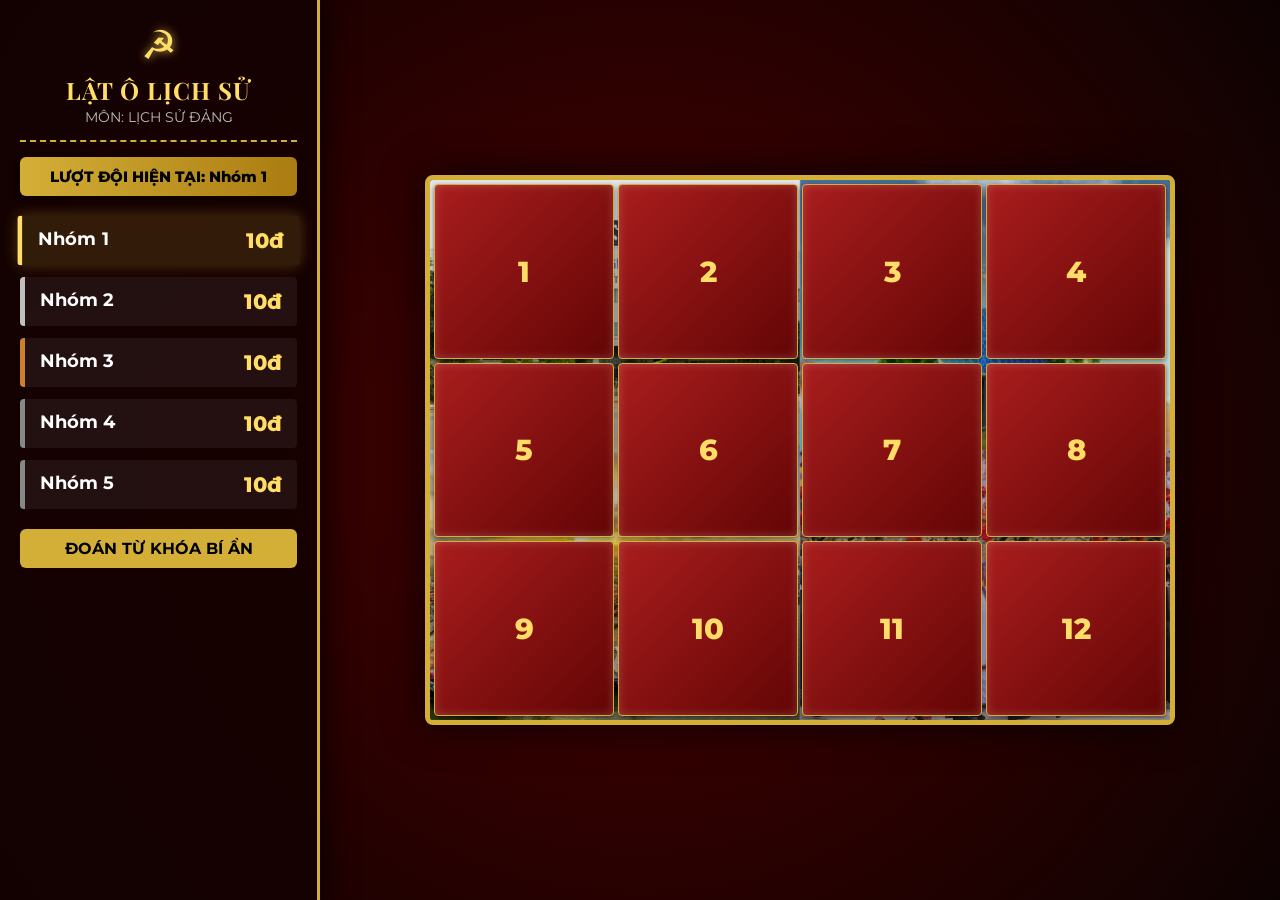
<file: index.html>
<!DOCTYPE html>
<html lang="vi">
<head>
    <meta charset="UTF-8">
    <meta name="viewport" content="width=device-width, initial-scale=1.0">
    <title>Trò Chơi: Lật Ô Lịch Sử - Đảng Cộng Sản Việt Nam</title>
    <link rel="stylesheet" href="style.css">
    <link href="https://fonts.googleapis.com/css2?family=Montserrat:wght@400;600;700;800&family=Playfair+Display:wght@700&display=swap" rel="stylesheet">
</head>
<body>

    <div class="game-container">
        <div class="sidebar">
            <div class="logo-area">
                <div class="flag-icon">☭</div>
                <h2>LẬT Ô LỊCH SỬ</h2>
                <p class="subtitle">Môn: Lịch sử Đảng</p>
            </div>

            <div class="turn-indicator">
                LƯỢT ĐỘI HIỆN TẠI: <span id="current-team-display">Nhóm 1</span>
            </div>

            <div class="scoreboard" id="scoreboard">
                </div>

            <div class="secret-image-btn-area">
                <button class="btn btn-primary btn-block" onclick="openSecretGuessModal()">
                    ĐOÁN TỪ KHÓA BÍ ẨN
                </button>
            </div>
        </div>

        <div class="main-content">
            <div class="board-wrapper">
                <div class="secret-image-underlay">
                    <!--Link bức ảnh bí mật-->
                    <img src="tranhbian.png" id="secret-img" alt="Bức ảnh bí mật">
                </div>
                <div class="grid-board" id="grid-board">
                </div>
            </div>
        </div>
    </div>

    <div class="modal" id="power-modal">
        <div class="modal-content text-center animate-pop">
            <h1 id="power-title" class="text-gold">QUYỀN ĐẶC BIỆT</h1>
            <div id="power-icon" style="font-size: 5rem; margin: 20px 0;">🎁</div>
            <p id="power-desc" class="power-description"></p>
            
            <div id="bet-input-area" class="hidden">
                <label for="bet-amount" style="display:block; margin-bottom:10px; font-weight:bold;">Chọn số điểm muốn đặt cược (bội của 10):</label>
                <select id="bet-amount" class="form-control">
                </select>
            </div>

            <div id="steal-input-area" class="hidden">
                <label for="steal-target-team" style="display:block; margin-bottom:10px; font-weight:bold;">Chọn đội để cướp điểm (Phải có >=10đ):</label>
                <select id="steal-target-team" class="form-control">
                    </select>
            </div>

            <button class="btn btn-gold btn-large" style="margin-top: 30px;" onclick="closePowerAndOpenQuestion()">BẮT ĐẦU CÂU HỎI</button>
        </div>
    </div>

    <div class="modal" id="question-modal">
        <div class="modal-content animate-pop">
            <div class="question-header">
                <span class="question-badge" id="question-badge-type">CÂU HỎI THƯỜNG</span>
                <div class="timer-box" id="main-timer">15</div>
            </div>
            
            <div class="question-body">
                <h2 id="question-text">Nội dung câu hỏi lịch sử đang được tải...</h2>
                <div id="question-image-wrap" class="question-image-wrap hidden"></div>
            </div>

            <div class="options-grid" id="options-grid">
                </div>

            <div id="action-after-answer" class="text-center hidden" style="margin-top: 20px;">
                <h2 id="result-status-text" style="font-weight: bold; font-size: 1.8rem;"></h2>
                <button class="btn btn-success" id="btn-next-turn" onclick="finishQuestionTurn()">HOÀN THÀNH LƯỢT CHƠI</button>
            </div>
        </div>
    </div>

    <div class="modal" id="rebound-modal">
        <div class="modal-content animate-pop">
            <div class="question-header">
                <span class="question-badge badge-danger">CƯỚP QUYỀN TRẢ LỜI</span>
                <div class="timer-box bg-danger" id="rebound-timer">10</div>
            </div>
            
            <div class="text-center" style="margin-bottom: 15px;">
                <p style="font-size: 1.1rem; color: #ccc;">Câu hỏi hiện tại: <strong id="rebound-q-text" style="color:#fff;"></strong></p>
                <div id="rebound-image-wrap" class="question-image-wrap hidden"></div>
                <p style="color: #ffdd67; font-weight: bold;">Chọn đội giơ tay nhanh nhất để trao quyền trả lời:</p>
            </div>

            <div class="team-rebound-grid" id="rebound-teams-pool">
                </div>

            <div class="options-grid hidden" id="rebound-options-grid" style="margin-top: 25px; border-top: 1px solid #444; padding-top: 20px;">
                </div>
            
            <div class="text-center hidden" id="rebound-result-area" style="margin-top: 20px;">
                <h3 id="rebound-status-text"></h3>
                <button class="btn btn-success" onclick="finishQuestionTurn()">ĐÓNG VÀ HOÀN THÀNH LƯỢT</button>
            </div>
        </div>
    </div>

    <div class="modal" id="secret-guess-modal">
        <div class="modal-content animate-pop text-center" style="max-width: 500px;">
            <h2 class="text-gold">ĐOÁN TỪ KHÓA BÍ ẨN</h2>
            <p style="margin: 15px 0; color: #ddd;">Chọn nhóm đưa ra câu trả lời đoán từ khóa chính:</p>
            
            <select id="guess-team-select" class="form-control" style="margin-bottom: 20px;">
                <option value="1">Nhóm 1</option>
                <option value="2">Nhóm 2</option>
                <option value="3">Nhóm 3</option>
                <option value="4">Nhóm 4</option>
                <option value="5">Nhóm 5</option>
            </select>

            <div style="margin-bottom: 25px; text-align: left;">
                <label style="font-weight: bold; color: #ffdd67;">Kết quả đoán của nhóm:</label>
                <div style="margin-top: 10px;">
                    <button class="btn btn-success" style="width: 48%; float: left;" onclick="submitSecretGuess(true)">ĐÚNG (+30đ)</button>
                    <button class="btn btn-danger" style="width: 48%; float: right;" onclick="submitSecretGuess(false)">SAI (0đ)</button>
                    <div style="clear:both;"></div>
                </div>
            </div>

            <button class="btn btn-secondary btn-block" onclick="closeModal('secret-guess-modal')">HỦY BỎ</button>
        </div>
    </div>

    <div id="podium-modal" class="modal">
        <div class="modal-content text-center animate-pop" style="max-width: 600px; background: linear-gradient(135deg, #1f1c2c, #928dab);">
            <h1 class="text-gold" style="font-size: 3rem; margin-bottom: 5px;">🏆 BẢNG XẾP HẠNG 🏆</h1>
            <p style="color: #fff; margin-bottom: 25px;">Chúc mừng các nhóm đã hoàn thành xuất sắc chặng đường lịch sử!</p>
            
            <div id="podium-list" style="margin-bottom: 30px;">
                </div>

            <button class="btn btn-gold btn-large" onclick="location.reload()">CHƠI LẠI TRÒ CHƠI</button>
        </div>
    </div>

    <script src="script.js"></script>
</body>
</html>
</file>
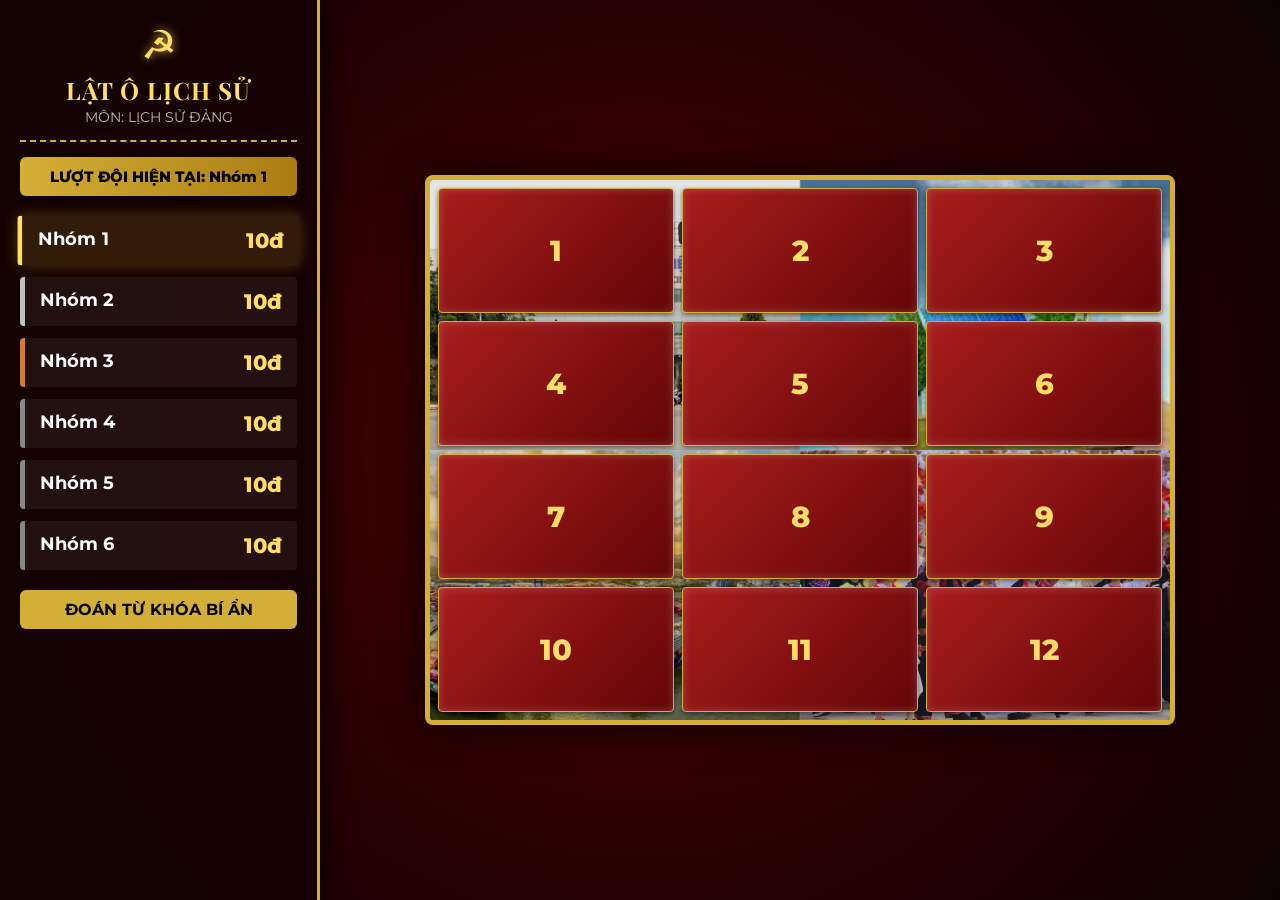
<file: Lich_Su_Dang-master/index.html>
<!DOCTYPE html>
<html lang="vi">
<head>
    <meta charset="UTF-8">
    <meta name="viewport" content="width=device-width, initial-scale=1.0">
    <title>Trò Chơi: Lật Ô Lịch Sử - Đảng Cộng Sản Việt Nam</title>
    <link rel="stylesheet" href="style.css">
    <link href="https://fonts.googleapis.com/css2?family=Montserrat:wght@400;600;700;800&family=Playfair+Display:wght@700&display=swap" rel="stylesheet">
</head>
<body>

    <div class="game-container">
        <div class="sidebar">
            <div class="logo-area">
                <div class="flag-icon">☭</div>
                <h2>LẬT Ô LỊCH SỬ</h2>
                <p class="subtitle">Môn: Lịch sử Đảng</p>
            </div>

            <div class="turn-indicator">
                LƯỢT ĐỘI HIỆN TẠI: <span id="current-team-display">Nhóm 1</span>
            </div>

            <div class="scoreboard" id="scoreboard">
                </div>

            <div class="secret-image-btn-area">
                <button class="btn btn-primary btn-block" onclick="openSecretGuessModal()">
                    ĐOÁN TỪ KHÓA BÍ ẨN
                </button>
            </div>
        </div>

        <div class="main-content">
            <div class="board-wrapper">
                <div class="secret-image-underlay">
                    <!--Link bức ảnh bí mật-->
                    <img src="tranhbian.png" id="secret-img" alt="Bức ảnh bí mật">
                </div>
                <div class="grid-board" id="grid-board">
                </div>
            </div>
        </div>
    </div>

    <div class="modal" id="power-modal">
        <div class="modal-content text-center animate-pop">
            <h1 id="power-title" class="text-gold">QUYỀN ĐẶC BIỆT</h1>
            <div id="power-icon" style="font-size: 5rem; margin: 20px 0;">🎁</div>
            <p id="power-desc" class="power-description"></p>
            
            <div id="bet-input-area" class="hidden">
                <label for="bet-amount" style="display:block; margin-bottom:10px; font-weight:bold;">Chọn số điểm muốn đặt cược (bội của 10):</label>
                <select id="bet-amount" class="form-control">
                </select>
            </div>

            <div id="steal-input-area" class="hidden">
                <label for="steal-target-team" style="display:block; margin-bottom:10px; font-weight:bold;">Chọn đội để cướp điểm (Phải có >=10đ):</label>
                <select id="steal-target-team" class="form-control">
                    </select>
            </div>

            <button class="btn btn-gold btn-large" style="margin-top: 30px;" onclick="closePowerAndOpenQuestion()">BẮT ĐẦU CÂU HỎI</button>
        </div>
    </div>

    <div class="modal" id="question-modal">
        <div class="modal-content animate-pop">
            <div class="question-header">
                <span class="question-badge" id="question-badge-type">CÂU HỎI THƯỜNG</span>
                <div class="timer-box" id="main-timer">15</div>
            </div>
            
            <div class="question-body">
                <h2 id="question-text">Nội dung câu hỏi lịch sử đang được tải...</h2>
            </div>

            <div class="options-grid" id="options-grid">
                </div>

            <div id="action-after-answer" class="text-center hidden" style="margin-top: 20px;">
                <h2 id="result-status-text" style="font-weight: bold; font-size: 1.8rem;"></h2>
                <button class="btn btn-success" id="btn-next-turn" onclick="finishQuestionTurn()">HOÀN THÀNH LƯỢT CHƠI</button>
            </div>
        </div>
    </div>

    <div class="modal" id="rebound-modal">
        <div class="modal-content animate-pop">
            <div class="question-header">
                <span class="question-badge badge-danger">CƯỚP QUYỀN TRẢ LỜI</span>
                <div class="timer-box bg-danger" id="rebound-timer">10</div>
            </div>
            
            <div class="text-center" style="margin-bottom: 15px;">
                <p style="font-size: 1.1rem; color: #ccc;">Câu hỏi hiện tại: <strong id="rebound-q-text" style="color:#fff;"></strong></p>
                <p style="color: #ffdd67; font-weight: bold;">Chọn đội giơ tay nhanh nhất để trao quyền trả lời:</p>
            </div>

            <div class="team-rebound-grid" id="rebound-teams-pool">
                </div>

            <div class="options-grid hidden" id="rebound-options-grid" style="margin-top: 25px; border-top: 1px solid #444; padding-top: 20px;">
                </div>
            
            <div class="text-center hidden" id="rebound-result-area" style="margin-top: 20px;">
                <h3 id="rebound-status-text"></h3>
                <button class="btn btn-success" onclick="finishQuestionTurn()">ĐÓNG VÀ HOÀN THÀNH LƯỢT</button>
            </div>
        </div>
    </div>

    <div class="modal" id="secret-guess-modal">
        <div class="modal-content animate-pop text-center" style="max-width: 500px;">
            <h2 class="text-gold">ĐOÁN TỪ KHÓA BÍ ẨN</h2>
            <p style="margin: 15px 0; color: #ddd;">Chọn nhóm đưa ra câu trả lời đoán từ khóa chính:</p>
            
            <select id="guess-team-select" class="form-control" style="margin-bottom: 20px;">
                <option value="1">Nhóm 1</option>
                <option value="2">Nhóm 2</option>
                <option value="3">Nhóm 3</option>
                <option value="4">Nhóm 4</option>
                <option value="5">Nhóm 5</option>
            </select>

            <div style="margin-bottom: 25px; text-align: left;">
                <label style="font-weight: bold; color: #ffdd67;">Kết quả đoán của nhóm:</label>
                <div style="margin-top: 10px;">
                    <button class="btn btn-success" style="width: 48%; float: left;" onclick="submitSecretGuess(true)">ĐÚNG (+30đ)</button>
                    <button class="btn btn-danger" style="width: 48%; float: right;" onclick="submitSecretGuess(false)">SAI (0đ)</button>
                    <div style="clear:both;"></div>
                </div>
            </div>

            <button class="btn btn-secondary btn-block" onclick="closeModal('secret-guess-modal')">HỦY BỎ</button>
        </div>
    </div>

    <div id="podium-modal" class="modal">
        <div class="modal-content text-center animate-pop" style="max-width: 600px; background: linear-gradient(135deg, #1f1c2c, #928dab);">
            <h1 class="text-gold" style="font-size: 3rem; margin-bottom: 5px;">🏆 BẢNG XẾP HẠNG 🏆</h1>
            <p style="color: #fff; margin-bottom: 25px;">Chúc mừng các nhóm đã hoàn thành xuất sắc chặng đường lịch sử!</p>
            
            <div id="podium-list" style="margin-bottom: 30px;">
                </div>

            <button class="btn btn-gold btn-large" onclick="location.reload()">CHƠI LẠI TRÒ CHƠI</button>
        </div>
    </div>

    <script src="script.js"></script>
</body>
</html>
</file>
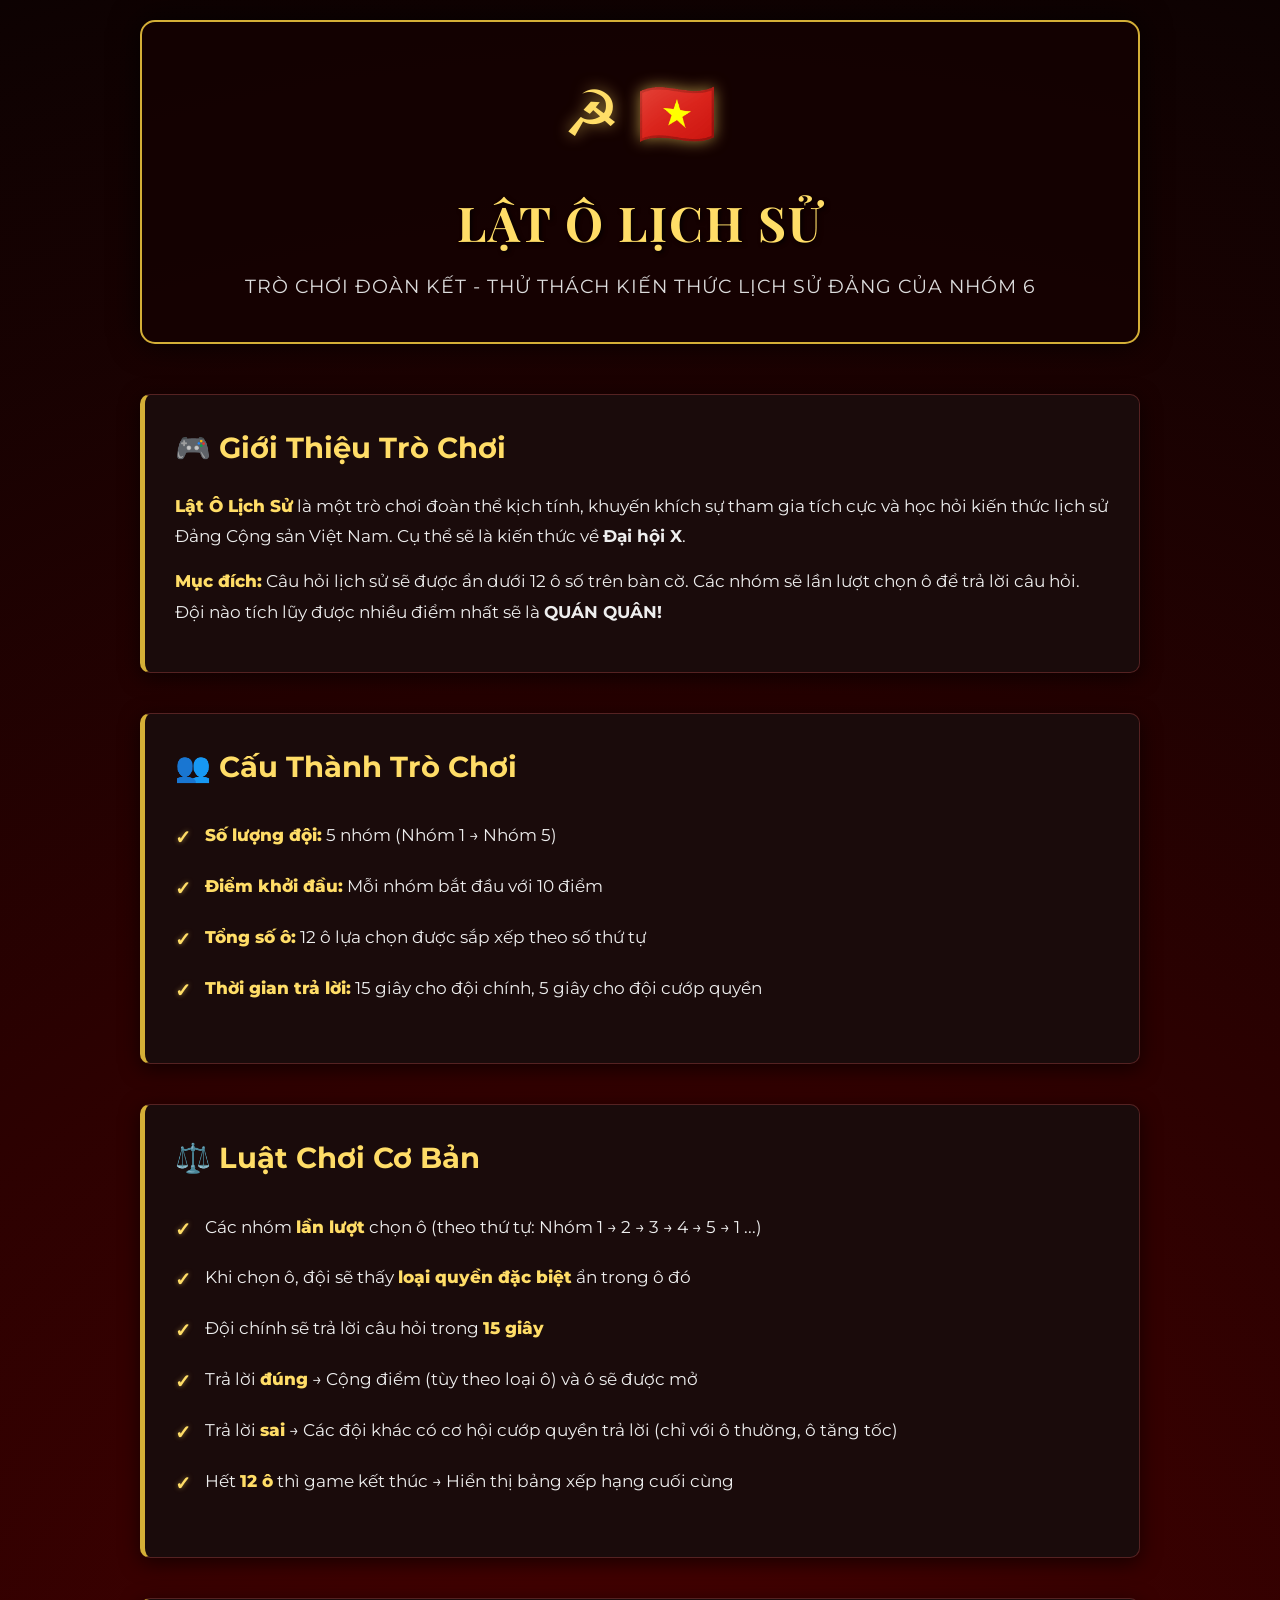
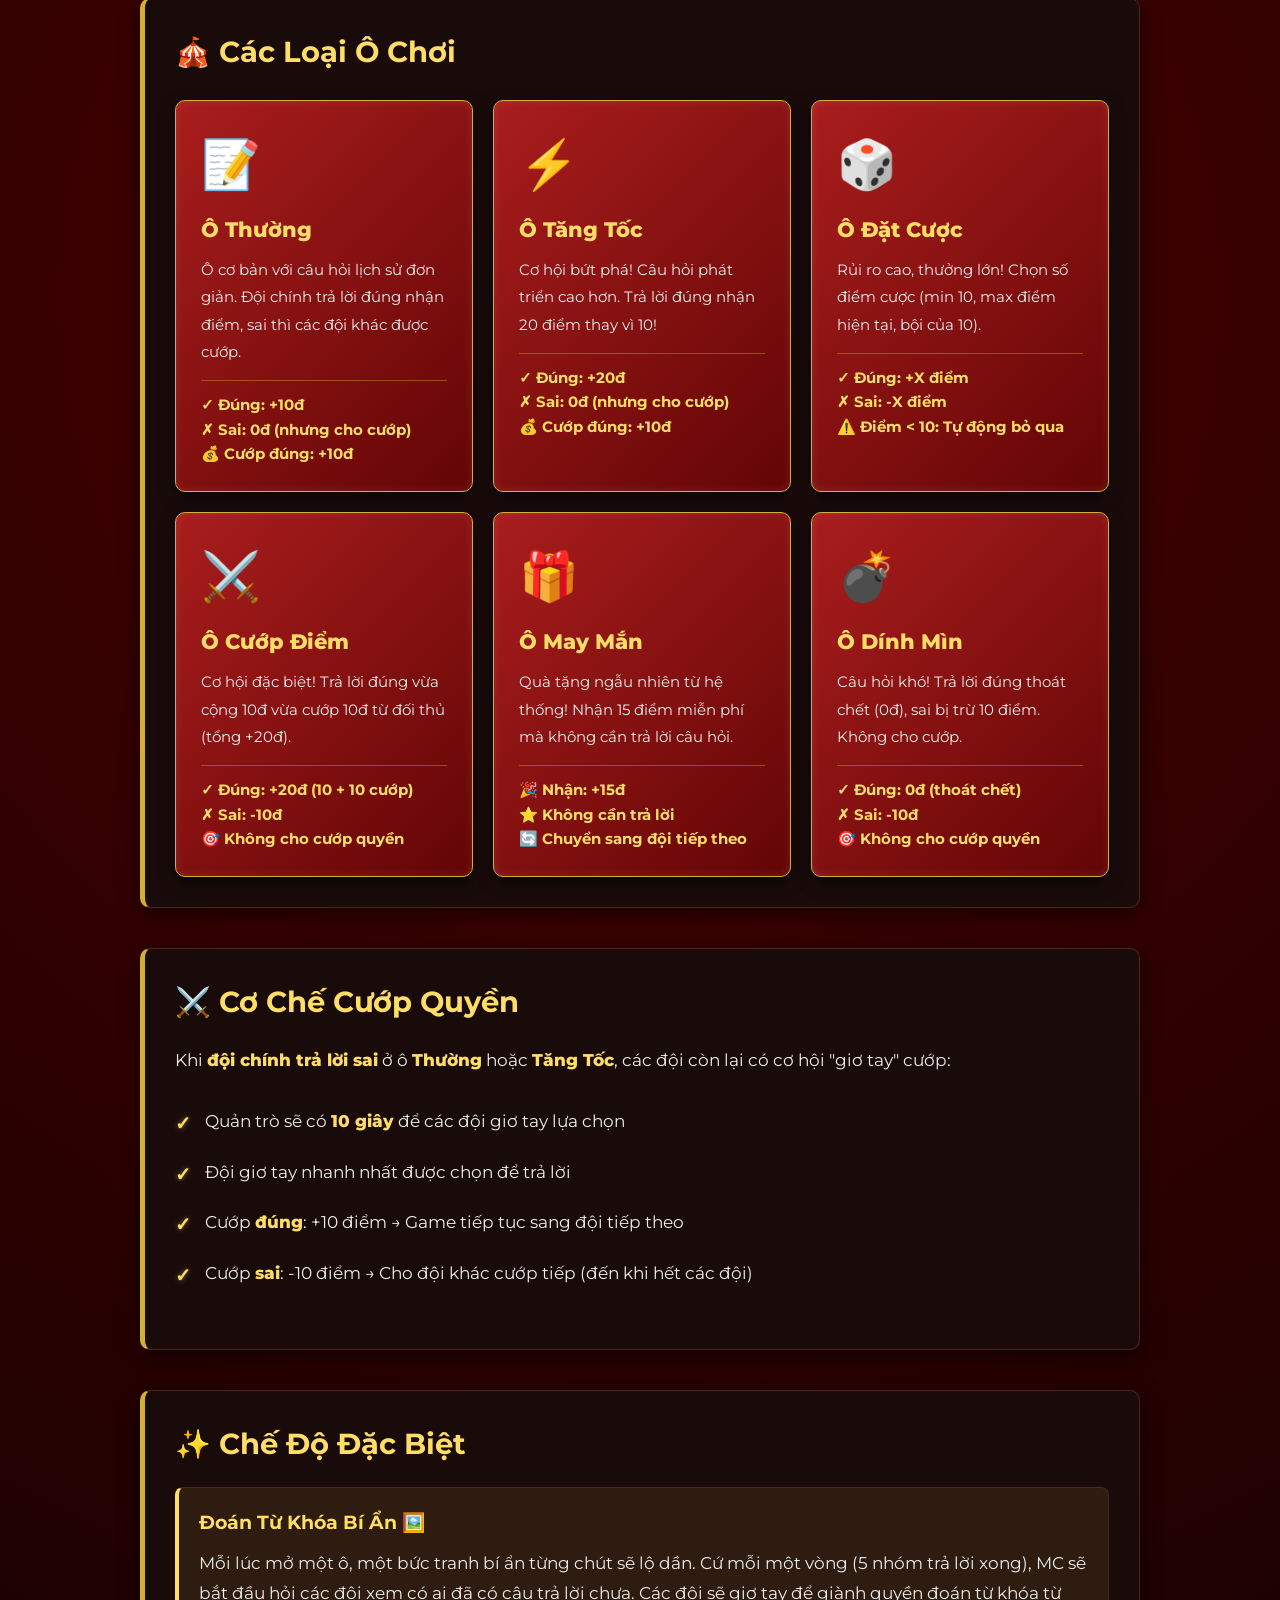
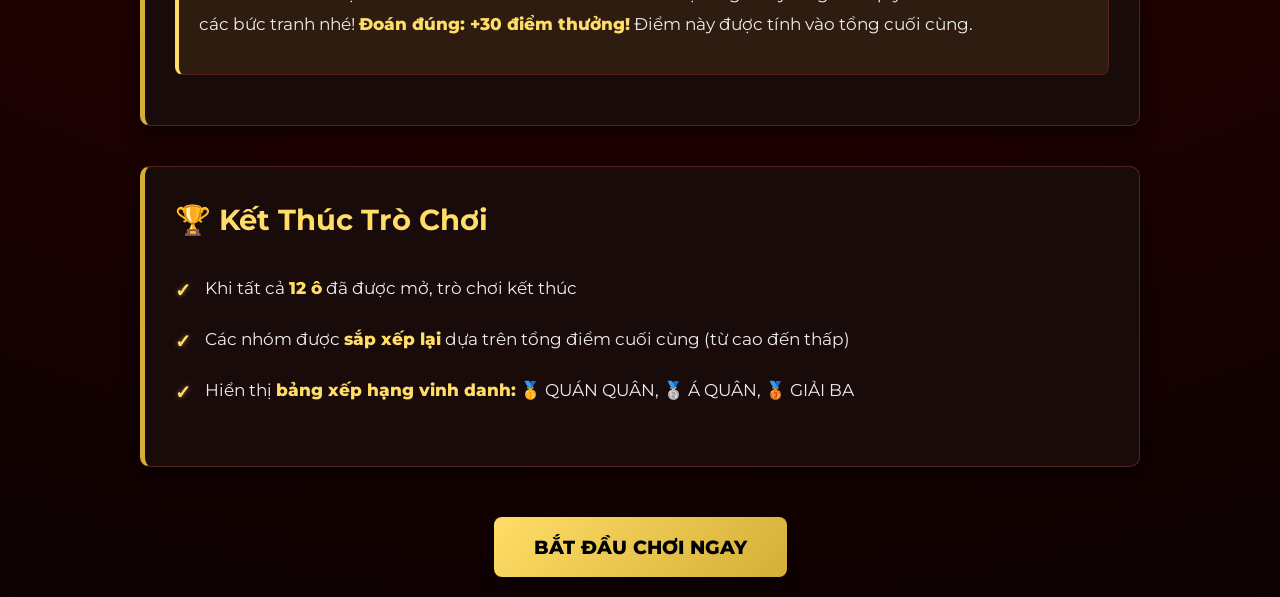
<file: intro.html>
<!DOCTYPE html>
<html lang="vi">
<head>
    <meta charset="UTF-8">
    <meta name="viewport" content="width=device-width, initial-scale=1.0">
    <title>Giới Thiệu Trò Chơi - Lật Ô Lịch Sử</title>
    <link href="https://fonts.googleapis.com/css2?family=Montserrat:wght@400;600;700;800&family=Playfair+Display:wght@700&display=swap" rel="stylesheet">
    <style>
        * {
            margin: 0;
            padding: 0;
            box-sizing: border-box;
        }

        body {
            font-family: 'Montserrat', sans-serif;
            background-color: #0d0202;
            background-image: radial-gradient(circle at 50% 50%, #4a0000 0%, #0d0202 100%);
            color: #ffffff;
            line-height: 1.6;
            min-height: 100vh;
            padding: 20px;
        }

        .intro-container {
            max-width: 1000px;
            margin: 0 auto;
        }

        .header {
            text-align: center;
            margin-bottom: 50px;
            padding: 40px 20px;
            background: rgba(20, 2, 2, 0.8);
            border-radius: 15px;
            border: 2px solid #d4af37;
            box-shadow: 0 0 30px rgba(0, 0, 0, 0.8);
        }

        .header-icon {
            font-size: 4rem;
            margin-bottom: 20px;
            color: #ffdd67;
            text-shadow: 0 0 15px rgba(255, 221, 103, 0.6);
        }

        .header h1 {
            font-family: 'Playfair Display', serif;
            font-size: 3rem;
            color: #ffdd67;
            margin-bottom: 10px;
            text-shadow: 2px 2px 4px rgba(0, 0, 0, 0.8);
            letter-spacing: 2px;
        }

        .header p {
            font-size: 1.2rem;
            color: #ddd;
            text-transform: uppercase;
            letter-spacing: 1px;
        }

        .content-section {
            margin-bottom: 40px;
            padding: 30px;
            background: #1a0b0b;
            border-radius: 10px;
            border: 1px solid #552222;
            border-left: 5px solid #d4af37;
            box-shadow: 0 5px 20px rgba(0, 0, 0, 0.6);
        }

        .content-section h2 {
            font-size: 1.8rem;
            color: #ffdd67;
            margin-bottom: 20px;
            display: flex;
            align-items: center;
            gap: 10px;
        }

        .content-section p {
            margin-bottom: 15px;
            font-size: 1.05rem;
            color: #eee;
            line-height: 1.8;
        }

        .rules-list {
            list-style: none;
            margin: 20px 0;
        }

        .rules-list li {
            padding: 12px 0;
            padding-left: 30px;
            position: relative;
            color: #eee;
            font-size: 1.05rem;
        }

        .rules-list li:before {
            content: "✓";
            position: absolute;
            left: 0;
            color: #ffdd67;
            font-weight: bold;
            font-size: 1.2rem;
            text-shadow: 0 0 5px rgba(255, 221, 103, 0.5);
        }

        .cell-types {
            display: grid;
            grid-template-columns: repeat(auto-fit, minmax(280px, 1fr));
            gap: 20px;
            margin-top: 25px;
        }

        .cell-card {
            padding: 25px;
            background: linear-gradient(135deg, #a91d1d, #630505);
            border-radius: 10px;
            border: 1px solid #d4af37;
            box-shadow: inset 0 0 10px rgba(255, 255, 255, 0.1), 0 5px 15px rgba(0, 0, 0, 0.6);
            transition: all 0.3s ease;
        }

        .cell-card:hover {
            transform: translateY(-5px);
            background: linear-gradient(135deg, #c92a2a, #820c0c);
            border-color: #ffdd67;
            box-shadow: 0 10px 30px rgba(212, 175, 55, 0.4);
        }

        .cell-card-icon {
            font-size: 3rem;
            margin-bottom: 10px;
        }

        .cell-card h3 {
            color: #ffdd67;
            margin-bottom: 10px;
            font-size: 1.3rem;
            font-weight: 800;
        }

        .cell-card p {
            color: #eee;
            font-size: 0.95rem;
        }

        .cell-card .score-info {
            margin-top: 12px;
            padding-top: 12px;
            border-top: 1px solid rgba(212, 175, 55, 0.4);
            color: #ffdd67;
            font-weight: 700;
            font-size: 0.95rem;
        }

        .button-group {
            display: flex;
            gap: 20px;
            justify-content: center;
            margin-top: 50px;
            flex-wrap: wrap;
        }

        .btn {
            padding: 15px 40px;
            font-size: 1.2rem;
            font-weight: 800;
            border: none;
            border-radius: 8px;
            cursor: pointer;
            transition: all 0.3s ease;
            text-decoration: none;
            display: inline-block;
            text-align: center;
            font-family: 'Montserrat', sans-serif;
            text-transform: uppercase;
        }

        .btn-start {
            background: linear-gradient(135deg, #ffdd67, #d4af37);
            color: #000;
            min-width: 250px;
            box-shadow: 0 5px 15px rgba(0, 0, 0, 0.5);
        }

        .btn-start:hover {
            transform: translateY(-3px) scale(1.05);
            box-shadow: 0 10px 30px rgba(212, 175, 55, 0.5);
            background: linear-gradient(135deg, #fff0aa, #ffdd67);
        }

        .btn-back {
            background: rgba(45, 19, 19, 0.8);
            color: #ffdd67;
            border: 2px solid #d4af37;
        }

        .btn-back:hover {
            background: #471d1d;
            color: #fff;
            border-color: #ffdd67;
        }

        .highlight {
            color: #ffdd67;
            font-weight: 800;
        }

        .team-section {
            background: rgba(212, 175, 55, 0.1);
            padding: 20px;
            border-radius: 8px;
            margin: 20px 0;
            border-left: 4px solid #ffdd67;
            border-right: 1px solid #552222;
            border-top: 1px solid #552222;
            border-bottom: 1px solid #552222;
        }

        .team-section h3 {
            color: #ffdd67;
            margin-bottom: 10px;
        }

        @media (max-width: 768px) {
            .header h1 {
                font-size: 2rem;
            }

            .cell-types {
                grid-template-columns: 1fr;
            }

            .button-group {
                flex-direction: column;
                align-items: center;
            }

            .btn {
                width: 100%;
                max-width: 300px;
            }
        }
    </style>
</head>
<body>

    <div class="intro-container">
        <div class="header">
            <div class="header-icon">☭ 🇻🇳</div>
            <h1>LẬT Ô LỊCH SỬ</h1>
            <p>Trò chơi đoàn kết - Thử thách kiến thức Lịch sử Đảng của nhóm 6</p>
        </div>

        <div class="content-section">
            <h2>🎮 Giới Thiệu Trò Chơi</h2>
            <p>
                <span class="highlight">Lật Ô Lịch Sử</span> là một trò chơi đoàn thể kịch tính, khuyến khích sự tham gia tích cực và học hỏi kiến thức lịch sử Đảng Cộng sản Việt Nam. Cụ thể sẽ là kiến thức về <b>Đại hội X</b>.
            </p>
            <p>
                <span class="highlight">Mục đích:</span> Câu hỏi lịch sử sẽ được ẩn dưới 12 ô số trên bàn cờ. Các nhóm sẽ lần lượt chọn ô để trả lời câu hỏi. Đội nào tích lũy được nhiều điểm nhất sẽ là <b>QUÁN QUÂN!</b>
            </p>
        </div>

        <div class="content-section">
            <h2>👥 Cấu Thành Trò Chơi</h2>
            <ul class="rules-list">
                <li><span class="highlight">Số lượng đội:</span> 5 nhóm (Nhóm 1 → Nhóm 5)</li>
                <li><span class="highlight">Điểm khởi đầu:</span> Mỗi nhóm bắt đầu với 10 điểm</li>
                <li><span class="highlight">Tổng số ô:</span> 12 ô lựa chọn được sắp xếp theo số thứ tự</li>
                <li><span class="highlight">Thời gian trả lời:</span> 15 giây cho đội chính, 5 giây cho đội cướp quyền</li>
            </ul>
        </div>

        <div class="content-section">
            <h2>⚖️ Luật Chơi Cơ Bản</h2>
            <ul class="rules-list">
                <li>Các nhóm <span class="highlight">lần lượt</span> chọn ô (theo thứ tự: Nhóm 1 → 2 → 3 → 4 → 5 → 1 ...)</li>
                <li>Khi chọn ô, đội sẽ thấy <span class="highlight">loại quyền đặc biệt</span> ẩn trong ô đó</li>
                <li>Đội chính sẽ trả lời câu hỏi trong <span class="highlight">15 giây</span></li>
                <li>Trả lời <span class="highlight">đúng</span> → Cộng điểm (tùy theo loại ô) và ô sẽ được mở</li>
                <li>Trả lời <span class="highlight">sai</span> → Các đội khác có cơ hội cướp quyền trả lời (chỉ với ô thường, ô tăng tốc)</li>
                <li>Hết <span class="highlight">12 ô</span> thì game kết thúc → Hiển thị bảng xếp hạng cuối cùng</li>
            </ul>
        </div>

        <div class="content-section">
            <h2>🎪 Các Loại Ô Chơi</h2>
            <div class="cell-types">
                <div class="cell-card">
                    <div class="cell-card-icon">📝</div>
                    <h3>Ô Thường</h3>
                    <p>Ô cơ bản với câu hỏi lịch sử đơn giản. Đội chính trả lời đúng nhận điểm, sai thì các đội khác được cướp.</p>
                    <div class="score-info">
                        ✓ Đúng: +10đ<br>
                        ✗ Sai: 0đ (nhưng cho cướp)<br>
                        💰 Cướp đúng: +10đ
                    </div>
                </div>

                <div class="cell-card">
                    <div class="cell-card-icon">⚡</div>
                    <h3>Ô Tăng Tốc</h3>
                    <p>Cơ hội bứt phá! Câu hỏi phát triển cao hơn. Trả lời đúng nhận 20 điểm thay vì 10!</p>
                    <div class="score-info">
                        ✓ Đúng: +20đ<br>
                        ✗ Sai: 0đ (nhưng cho cướp)<br>
                        💰 Cướp đúng: +10đ
                    </div>
                </div>

                <div class="cell-card">
                    <div class="cell-card-icon">🎲</div>
                    <h3>Ô Đặt Cược</h3>
                    <p>Rủi ro cao, thưởng lớn! Chọn số điểm cược (min 10, max điểm hiện tại, bội của 10).</p>
                    <div class="score-info">
                        ✓ Đúng: +X điểm<br>
                        ✗ Sai: -X điểm<br>
                        ⚠️ Điểm &lt; 10: Tự động bỏ qua
                    </div>
                </div>

                <div class="cell-card">
                    <div class="cell-card-icon">⚔️</div>
                    <h3>Ô Cướp Điểm</h3>
                    <p>Cơ hội đặc biệt! Trả lời đúng vừa cộng 10đ vừa cướp 10đ từ đối thủ (tổng +20đ).</p>
                    <div class="score-info">
                        ✓ Đúng: +20đ (10 + 10 cướp)<br>
                        ✗ Sai: -10đ<br>
                        🎯 Không cho cướp quyền
                    </div>
                </div>

                <div class="cell-card">
                    <div class="cell-card-icon">🎁</div>
                    <h3>Ô May Mắn</h3>
                    <p>Quà tặng ngẫu nhiên từ hệ thống! Nhận 15 điểm miễn phí mà không cần trả lời câu hỏi.</p>
                    <div class="score-info">
                        🎉 Nhận: +15đ<br>
                        ⭐ Không cần trả lời<br>
                        🔄 Chuyển sang đội tiếp theo
                    </div>
                </div>

                <div class="cell-card">
                    <div class="cell-card-icon">💣</div>
                    <h3>Ô Dính Mìn</h3>
                    <p>Câu hỏi khó! Trả lời đúng thoát chết (0đ), sai bị trừ 10 điểm. Không cho cướp.</p>
                    <div class="score-info">
                        ✓ Đúng: 0đ (thoát chết)<br>
                        ✗ Sai: -10đ<br>
                        🎯 Không cho cướp quyền
                    </div>
                </div>
            </div>
        </div>

        <div class="content-section">
            <h2>⚔️ Cơ Chế Cướp Quyền</h2>
            <p>
                Khi <span class="highlight">đội chính trả lời sai</span> ở ô <span class="highlight">Thường</span> hoặc <span class="highlight">Tăng Tốc</span>, các đội còn lại có cơ hội "giơ tay" cướp:
            </p>
            <ul class="rules-list">
                <li>Quản trò sẽ có <span class="highlight">10 giây</span> để các đội giơ tay lựa chọn</li>
                <li>Đội giơ tay nhanh nhất được chọn để trả lời</li>
                <li>Cướp <span class="highlight">đúng</span>: +10 điểm → Game tiếp tục sang đội tiếp theo</li>
                <li>Cướp <span class="highlight">sai</span>: -10 điểm → Cho đội khác cướp tiếp (đến khi hết các đội)</li>
            </ul>
        </div>

        <div class="content-section">
            <h2>✨ Chế Độ Đặc Biệt</h2>
            <div class="team-section">
                <h3>Đoán Từ Khóa Bí Ẩn 🖼️</h3>
                <p>
                    Mỗi lúc mở một ô, một bức tranh bí ẩn từng chút sẽ lộ dần. Cứ mỗi một vòng (5 nhóm trả lời xong), MC sẽ bắt đầu hỏi các đội xem có ai đã có câu trả lời chưa. Các đội sẽ giơ tay để giành quyền đoán từ khóa từ các bức tranh nhé! 
                    <span class="highlight">Đoán đúng: +30 điểm thưởng!</span> Điểm này được tính vào tổng cuối cùng.
                </p>
            </div>
        </div>

        <div class="content-section">
            <h2>🏆 Kết Thúc Trò Chơi</h2>
            <ul class="rules-list">
                <li>Khi tất cả <span class="highlight">12 ô</span> đã được mở, trò chơi kết thúc</li>
                <li>Các nhóm được <span class="highlight">sắp xếp lại</span> dựa trên tổng điểm cuối cùng (từ cao đến thấp)</li>
                <li>Hiển thị <span class="highlight">bảng xếp hạng vinh danh:</span> 🥇 QUÁN QUÂN, 🥈 Á QUÂN, 🥉 GIẢI BA</li>
            </ul>
        </div>

        <div class="button-group">
            <a href="index.html" class="btn btn-start">
                BẮT ĐẦU CHƠI NGAY
            </a>
        </div>
    </div>

</body>
</html>
</file>
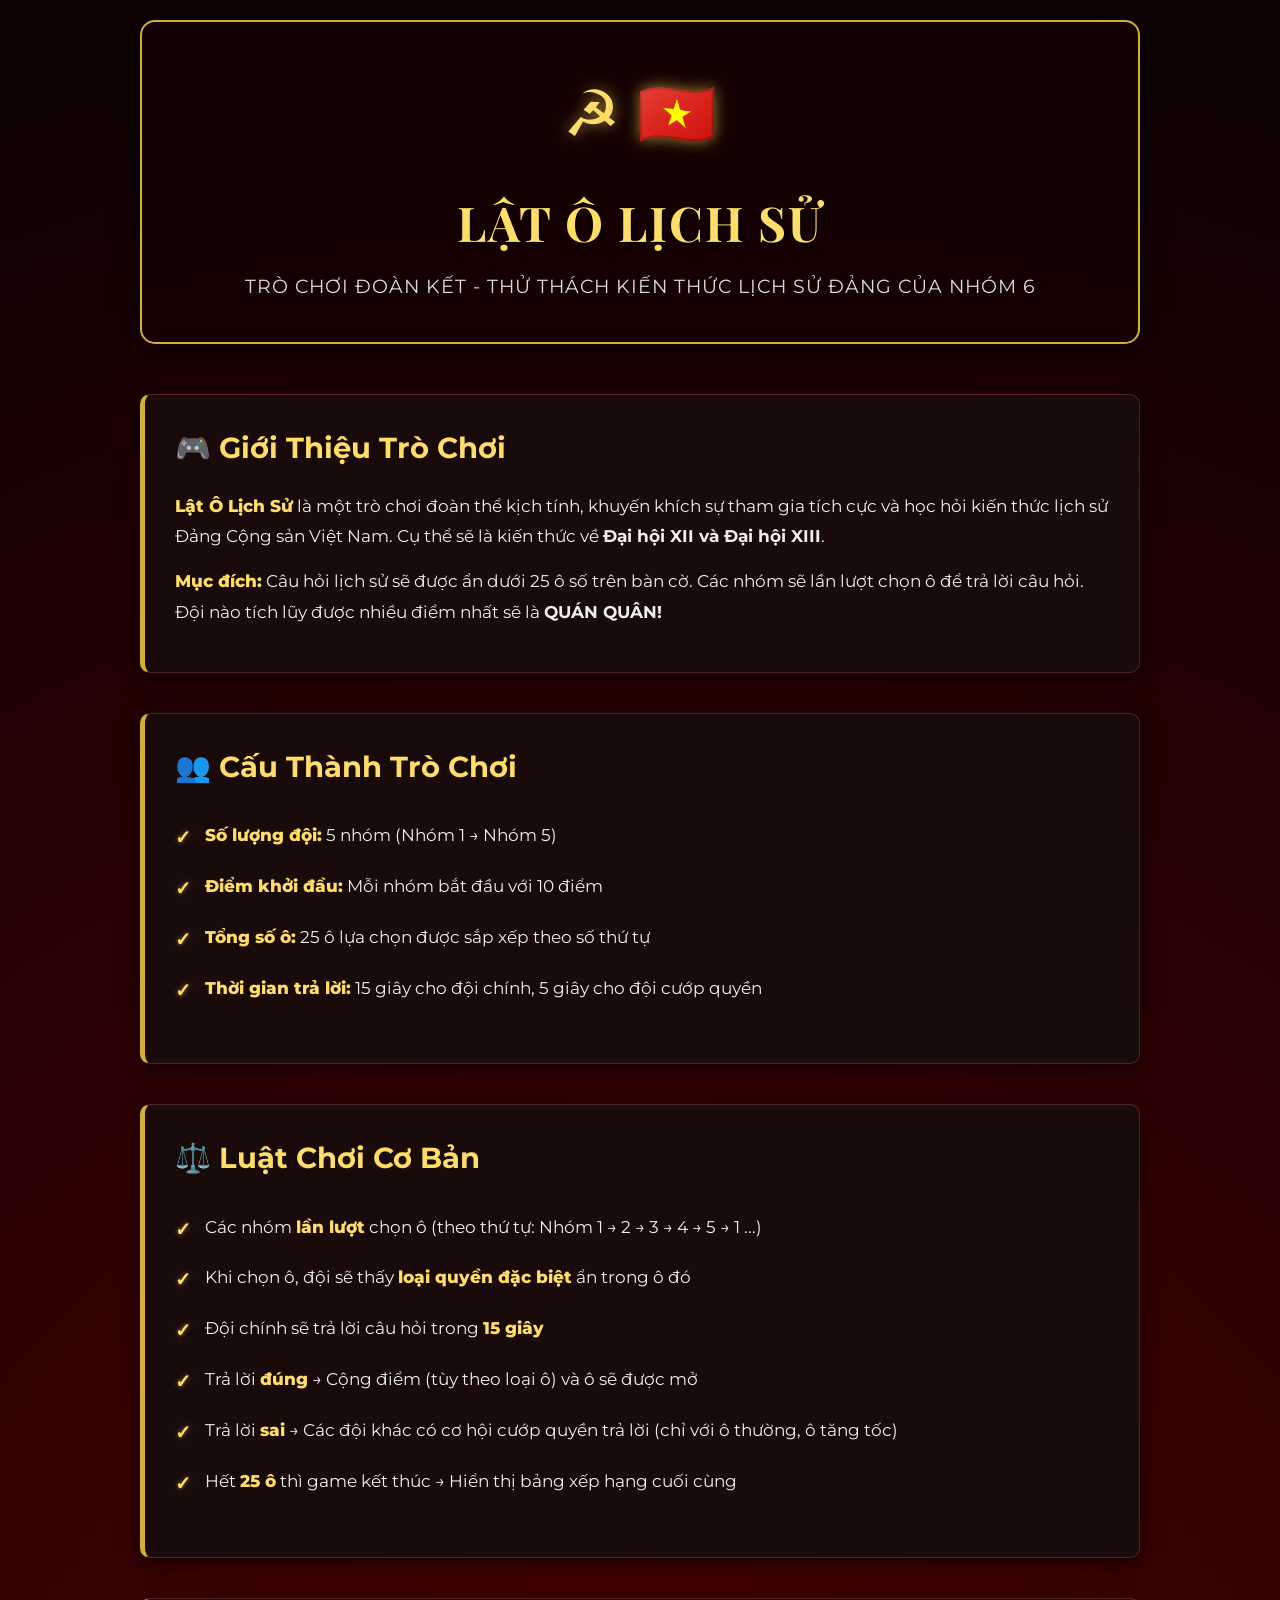
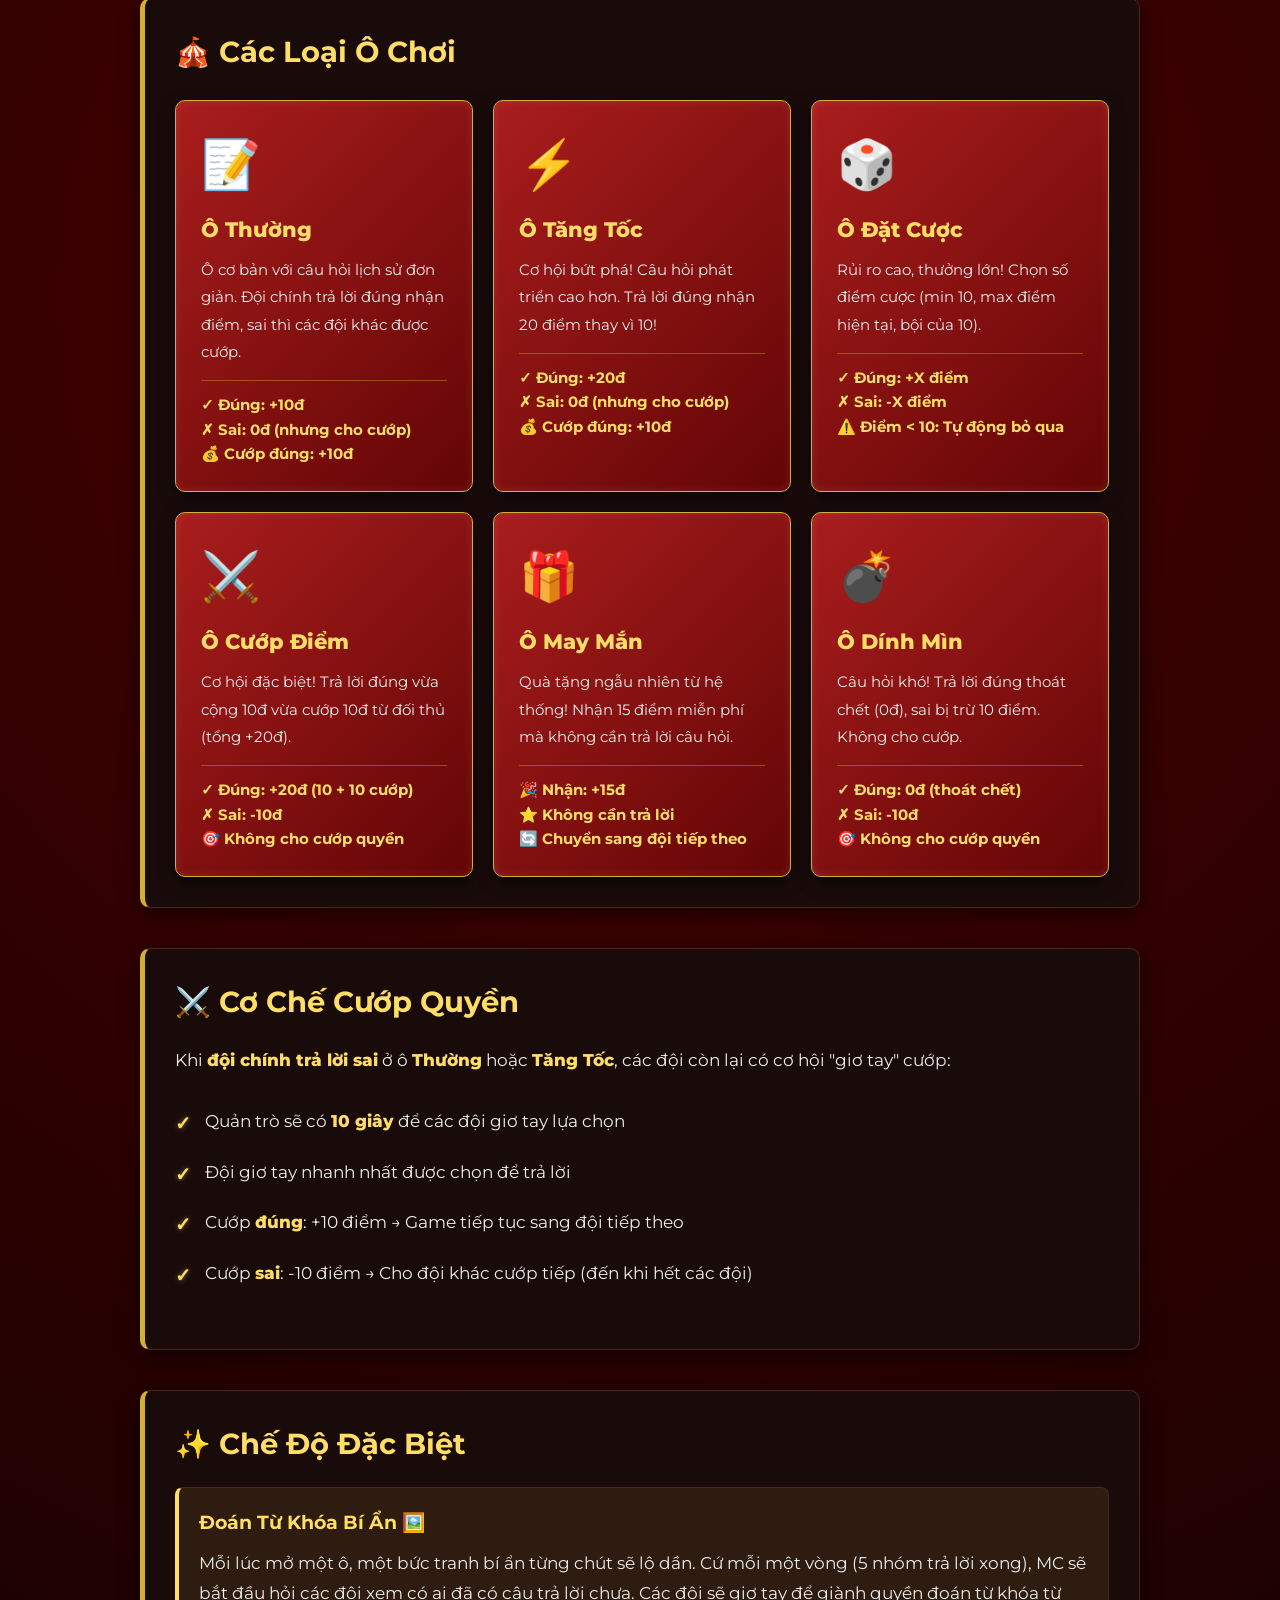
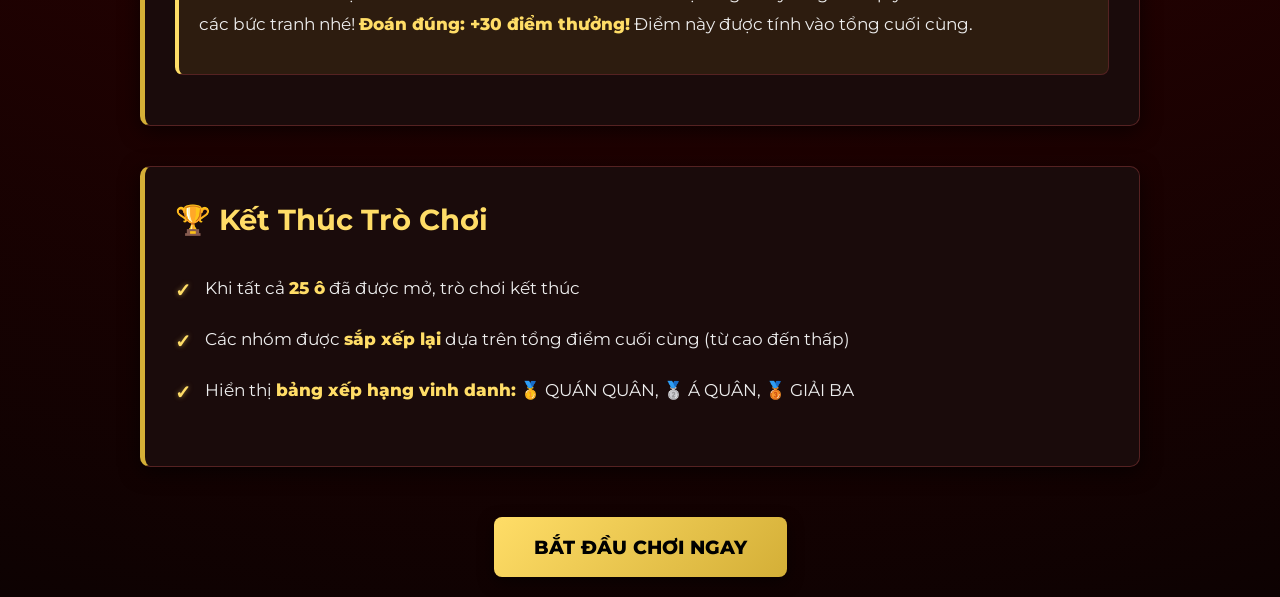
<file: Lich_Su_Dang-master/intro.html>
<!DOCTYPE html>
<html lang="vi">
<head>
    <meta charset="UTF-8">
    <meta name="viewport" content="width=device-width, initial-scale=1.0">
    <title>Giới Thiệu Trò Chơi - Lật Ô Lịch Sử</title>
    <link href="https://fonts.googleapis.com/css2?family=Montserrat:wght@400;600;700;800&family=Playfair+Display:wght@700&display=swap" rel="stylesheet">
    <style>
        * {
            margin: 0;
            padding: 0;
            box-sizing: border-box;
        }

        body {
            font-family: 'Montserrat', sans-serif;
            background-color: #0d0202;
            background-image: radial-gradient(circle at 50% 50%, #4a0000 0%, #0d0202 100%);
            color: #ffffff;
            line-height: 1.6;
            min-height: 100vh;
            padding: 20px;
        }

        .intro-container {
            max-width: 1000px;
            margin: 0 auto;
        }

        .header {
            text-align: center;
            margin-bottom: 50px;
            padding: 40px 20px;
            background: rgba(20, 2, 2, 0.8);
            border-radius: 15px;
            border: 2px solid #d4af37;
            box-shadow: 0 0 30px rgba(0, 0, 0, 0.8);
        }

        .header-icon {
            font-size: 4rem;
            margin-bottom: 20px;
            color: #ffdd67;
            text-shadow: 0 0 15px rgba(255, 221, 103, 0.6);
        }

        .header h1 {
            font-family: 'Playfair Display', serif;
            font-size: 3rem;
            color: #ffdd67;
            margin-bottom: 10px;
            text-shadow: 2px 2px 4px rgba(0, 0, 0, 0.8);
            letter-spacing: 2px;
        }

        .header p {
            font-size: 1.2rem;
            color: #ddd;
            text-transform: uppercase;
            letter-spacing: 1px;
        }

        .content-section {
            margin-bottom: 40px;
            padding: 30px;
            background: #1a0b0b;
            border-radius: 10px;
            border: 1px solid #552222;
            border-left: 5px solid #d4af37;
            box-shadow: 0 5px 20px rgba(0, 0, 0, 0.6);
        }

        .content-section h2 {
            font-size: 1.8rem;
            color: #ffdd67;
            margin-bottom: 20px;
            display: flex;
            align-items: center;
            gap: 10px;
        }

        .content-section p {
            margin-bottom: 15px;
            font-size: 1.05rem;
            color: #eee;
            line-height: 1.8;
        }

        .rules-list {
            list-style: none;
            margin: 20px 0;
        }

        .rules-list li {
            padding: 12px 0;
            padding-left: 30px;
            position: relative;
            color: #eee;
            font-size: 1.05rem;
        }

        .rules-list li:before {
            content: "✓";
            position: absolute;
            left: 0;
            color: #ffdd67;
            font-weight: bold;
            font-size: 1.2rem;
            text-shadow: 0 0 5px rgba(255, 221, 103, 0.5);
        }

        .cell-types {
            display: grid;
            grid-template-columns: repeat(auto-fit, minmax(280px, 1fr));
            gap: 20px;
            margin-top: 25px;
        }

        .cell-card {
            padding: 25px;
            background: linear-gradient(135deg, #a91d1d, #630505);
            border-radius: 10px;
            border: 1px solid #d4af37;
            box-shadow: inset 0 0 10px rgba(255, 255, 255, 0.1), 0 5px 15px rgba(0, 0, 0, 0.6);
            transition: all 0.3s ease;
        }

        .cell-card:hover {
            transform: translateY(-5px);
            background: linear-gradient(135deg, #c92a2a, #820c0c);
            border-color: #ffdd67;
            box-shadow: 0 10px 30px rgba(212, 175, 55, 0.4);
        }

        .cell-card-icon {
            font-size: 3rem;
            margin-bottom: 10px;
        }

        .cell-card h3 {
            color: #ffdd67;
            margin-bottom: 10px;
            font-size: 1.3rem;
            font-weight: 800;
        }

        .cell-card p {
            color: #eee;
            font-size: 0.95rem;
        }

        .cell-card .score-info {
            margin-top: 12px;
            padding-top: 12px;
            border-top: 1px solid rgba(212, 175, 55, 0.4);
            color: #ffdd67;
            font-weight: 700;
            font-size: 0.95rem;
        }

        .button-group {
            display: flex;
            gap: 20px;
            justify-content: center;
            margin-top: 50px;
            flex-wrap: wrap;
        }

        .btn {
            padding: 15px 40px;
            font-size: 1.2rem;
            font-weight: 800;
            border: none;
            border-radius: 8px;
            cursor: pointer;
            transition: all 0.3s ease;
            text-decoration: none;
            display: inline-block;
            text-align: center;
            font-family: 'Montserrat', sans-serif;
            text-transform: uppercase;
        }

        .btn-start {
            background: linear-gradient(135deg, #ffdd67, #d4af37);
            color: #000;
            min-width: 250px;
            box-shadow: 0 5px 15px rgba(0, 0, 0, 0.5);
        }

        .btn-start:hover {
            transform: translateY(-3px) scale(1.05);
            box-shadow: 0 10px 30px rgba(212, 175, 55, 0.5);
            background: linear-gradient(135deg, #fff0aa, #ffdd67);
        }

        .btn-back {
            background: rgba(45, 19, 19, 0.8);
            color: #ffdd67;
            border: 2px solid #d4af37;
        }

        .btn-back:hover {
            background: #471d1d;
            color: #fff;
            border-color: #ffdd67;
        }

        .highlight {
            color: #ffdd67;
            font-weight: 800;
        }

        .team-section {
            background: rgba(212, 175, 55, 0.1);
            padding: 20px;
            border-radius: 8px;
            margin: 20px 0;
            border-left: 4px solid #ffdd67;
            border-right: 1px solid #552222;
            border-top: 1px solid #552222;
            border-bottom: 1px solid #552222;
        }

        .team-section h3 {
            color: #ffdd67;
            margin-bottom: 10px;
        }

        @media (max-width: 768px) {
            .header h1 {
                font-size: 2rem;
            }

            .cell-types {
                grid-template-columns: 1fr;
            }

            .button-group {
                flex-direction: column;
                align-items: center;
            }

            .btn {
                width: 100%;
                max-width: 300px;
            }
        }
    </style>
</head>
<body>

    <div class="intro-container">
        <div class="header">
            <div class="header-icon">☭ 🇻🇳</div>
            <h1>LẬT Ô LỊCH SỬ</h1>
            <p>Trò chơi đoàn kết - Thử thách kiến thức Lịch sử Đảng của nhóm 6</p>
        </div>

        <div class="content-section">
            <h2>🎮 Giới Thiệu Trò Chơi</h2>
            <p>
                <span class="highlight">Lật Ô Lịch Sử</span> là một trò chơi đoàn thể kịch tính, khuyến khích sự tham gia tích cực và học hỏi kiến thức lịch sử Đảng Cộng sản Việt Nam. Cụ thể sẽ là kiến thức về <b>Đại hội XII và Đại hội XIII</b>.
            </p>
            <p>
                <span class="highlight">Mục đích:</span> Câu hỏi lịch sử sẽ được ẩn dưới 25 ô số trên bàn cờ. Các nhóm sẽ lần lượt chọn ô để trả lời câu hỏi. Đội nào tích lũy được nhiều điểm nhất sẽ là <b>QUÁN QUÂN!</b>
            </p>
        </div>

        <div class="content-section">
            <h2>👥 Cấu Thành Trò Chơi</h2>
            <ul class="rules-list">
                <li><span class="highlight">Số lượng đội:</span> 5 nhóm (Nhóm 1 → Nhóm 5)</li>
                <li><span class="highlight">Điểm khởi đầu:</span> Mỗi nhóm bắt đầu với 10 điểm</li>
                <li><span class="highlight">Tổng số ô:</span> 25 ô lựa chọn được sắp xếp theo số thứ tự</li>
                <li><span class="highlight">Thời gian trả lời:</span> 15 giây cho đội chính, 5 giây cho đội cướp quyền</li>
            </ul>
        </div>

        <div class="content-section">
            <h2>⚖️ Luật Chơi Cơ Bản</h2>
            <ul class="rules-list">
                <li>Các nhóm <span class="highlight">lần lượt</span> chọn ô (theo thứ tự: Nhóm 1 → 2 → 3 → 4 → 5 → 1 ...)</li>
                <li>Khi chọn ô, đội sẽ thấy <span class="highlight">loại quyền đặc biệt</span> ẩn trong ô đó</li>
                <li>Đội chính sẽ trả lời câu hỏi trong <span class="highlight">15 giây</span></li>
                <li>Trả lời <span class="highlight">đúng</span> → Cộng điểm (tùy theo loại ô) và ô sẽ được mở</li>
                <li>Trả lời <span class="highlight">sai</span> → Các đội khác có cơ hội cướp quyền trả lời (chỉ với ô thường, ô tăng tốc)</li>
                <li>Hết <span class="highlight">25 ô</span> thì game kết thúc → Hiển thị bảng xếp hạng cuối cùng</li>
            </ul>
        </div>

        <div class="content-section">
            <h2>🎪 Các Loại Ô Chơi</h2>
            <div class="cell-types">
                <div class="cell-card">
                    <div class="cell-card-icon">📝</div>
                    <h3>Ô Thường</h3>
                    <p>Ô cơ bản với câu hỏi lịch sử đơn giản. Đội chính trả lời đúng nhận điểm, sai thì các đội khác được cướp.</p>
                    <div class="score-info">
                        ✓ Đúng: +10đ<br>
                        ✗ Sai: 0đ (nhưng cho cướp)<br>
                        💰 Cướp đúng: +10đ
                    </div>
                </div>

                <div class="cell-card">
                    <div class="cell-card-icon">⚡</div>
                    <h3>Ô Tăng Tốc</h3>
                    <p>Cơ hội bứt phá! Câu hỏi phát triển cao hơn. Trả lời đúng nhận 20 điểm thay vì 10!</p>
                    <div class="score-info">
                        ✓ Đúng: +20đ<br>
                        ✗ Sai: 0đ (nhưng cho cướp)<br>
                        💰 Cướp đúng: +10đ
                    </div>
                </div>

                <div class="cell-card">
                    <div class="cell-card-icon">🎲</div>
                    <h3>Ô Đặt Cược</h3>
                    <p>Rủi ro cao, thưởng lớn! Chọn số điểm cược (min 10, max điểm hiện tại, bội của 10).</p>
                    <div class="score-info">
                        ✓ Đúng: +X điểm<br>
                        ✗ Sai: -X điểm<br>
                        ⚠️ Điểm &lt; 10: Tự động bỏ qua
                    </div>
                </div>

                <div class="cell-card">
                    <div class="cell-card-icon">⚔️</div>
                    <h3>Ô Cướp Điểm</h3>
                    <p>Cơ hội đặc biệt! Trả lời đúng vừa cộng 10đ vừa cướp 10đ từ đối thủ (tổng +20đ).</p>
                    <div class="score-info">
                        ✓ Đúng: +20đ (10 + 10 cướp)<br>
                        ✗ Sai: -10đ<br>
                        🎯 Không cho cướp quyền
                    </div>
                </div>

                <div class="cell-card">
                    <div class="cell-card-icon">🎁</div>
                    <h3>Ô May Mắn</h3>
                    <p>Quà tặng ngẫu nhiên từ hệ thống! Nhận 15 điểm miễn phí mà không cần trả lời câu hỏi.</p>
                    <div class="score-info">
                        🎉 Nhận: +15đ<br>
                        ⭐ Không cần trả lời<br>
                        🔄 Chuyển sang đội tiếp theo
                    </div>
                </div>

                <div class="cell-card">
                    <div class="cell-card-icon">💣</div>
                    <h3>Ô Dính Mìn</h3>
                    <p>Câu hỏi khó! Trả lời đúng thoát chết (0đ), sai bị trừ 10 điểm. Không cho cướp.</p>
                    <div class="score-info">
                        ✓ Đúng: 0đ (thoát chết)<br>
                        ✗ Sai: -10đ<br>
                        🎯 Không cho cướp quyền
                    </div>
                </div>
            </div>
        </div>

        <div class="content-section">
            <h2>⚔️ Cơ Chế Cướp Quyền</h2>
            <p>
                Khi <span class="highlight">đội chính trả lời sai</span> ở ô <span class="highlight">Thường</span> hoặc <span class="highlight">Tăng Tốc</span>, các đội còn lại có cơ hội "giơ tay" cướp:
            </p>
            <ul class="rules-list">
                <li>Quản trò sẽ có <span class="highlight">10 giây</span> để các đội giơ tay lựa chọn</li>
                <li>Đội giơ tay nhanh nhất được chọn để trả lời</li>
                <li>Cướp <span class="highlight">đúng</span>: +10 điểm → Game tiếp tục sang đội tiếp theo</li>
                <li>Cướp <span class="highlight">sai</span>: -10 điểm → Cho đội khác cướp tiếp (đến khi hết các đội)</li>
            </ul>
        </div>

        <div class="content-section">
            <h2>✨ Chế Độ Đặc Biệt</h2>
            <div class="team-section">
                <h3>Đoán Từ Khóa Bí Ẩn 🖼️</h3>
                <p>
                    Mỗi lúc mở một ô, một bức tranh bí ẩn từng chút sẽ lộ dần. Cứ mỗi một vòng (5 nhóm trả lời xong), MC sẽ bắt đầu hỏi các đội xem có ai đã có câu trả lời chưa. Các đội sẽ giơ tay để giành quyền đoán từ khóa từ các bức tranh nhé! 
                    <span class="highlight">Đoán đúng: +30 điểm thưởng!</span> Điểm này được tính vào tổng cuối cùng.
                </p>
            </div>
        </div>

        <div class="content-section">
            <h2>🏆 Kết Thúc Trò Chơi</h2>
            <ul class="rules-list">
                <li>Khi tất cả <span class="highlight">25 ô</span> đã được mở, trò chơi kết thúc</li>
                <li>Các nhóm được <span class="highlight">sắp xếp lại</span> dựa trên tổng điểm cuối cùng (từ cao đến thấp)</li>
                <li>Hiển thị <span class="highlight">bảng xếp hạng vinh danh:</span> 🥇 QUÁN QUÂN, 🥈 Á QUÂN, 🥉 GIẢI BA</li>
            </ul>
        </div>

        <div class="button-group">
            <a href="index.html" class="btn btn-start">
                BẮT ĐẦU CHƠI NGAY
            </a>
        </div>
    </div>

</body>
</html>
</file>
<file: style.css>
/* CSS Tổng Thể và Giao Diện Màu Sắc Đỏ - Vàng Sang Trọng Hợp Lịch Sử Đảng */
* {
    box-sizing: border-box;
    margin: 0;
    padding: 0;
    font-family: 'Montserrat', sans-serif;
}

body {
    background-color: #0d0202;
    background-image: radial-gradient(circle at 50% 50%, #4a0000 0%, #0d0202 100%);
    color: #ffffff;
    height: 100vh;
    overflow: hidden;
}

/* KHUNG CHÍNH CỦA GAME */
.game-container {
    display: table;
    width: 100%;
    height: 100vh;
    table-layout: fixed;
}

/* SIDEBAR BẢNG ĐIỂM */
.sidebar {
    display: table-cell;
    width: 320px;
    background: rgba(20, 2, 2, 0.9);
    border-right: 3px solid #d4af37;
    padding: 20px;
    vertical-align: top;
    box-shadow: 5px 0 25px rgba(0,0,0,0.7);
}

.logo-area {
    text-align: center;
    border-bottom: 2px dashed #d4af37;
    padding-bottom: 15px;
    margin-bottom: 15px;
}

.flag-icon {
    font-size: 2.5rem;
    color: #ffdd67;
    text-shadow: 0 0 10px rgba(255,221,103,0.8);
    margin-bottom: 5px;
}

.logo-area h2 {
    font-family: 'Playfair Display', serif;
    font-size: 1.5rem;
    color: #ffdd67;
    letter-spacing: 1px;
}

.subtitle {
    font-size: 0.85rem;
    color: #bbb;
    text-transform: uppercase;
    margin-top: 3px;
}

.turn-indicator {
    background: linear-gradient(90deg, #d4af37, #aa7c11);
    color: #000;
    font-weight: 800;
    text-align: center;
    padding: 10px;
    border-radius: 6px;
    margin-bottom: 20px;
    font-size: 0.95rem;
    box-shadow: 0 4px 10px rgba(0,0,0,0.3);
}

/* THẺ ĐIỂM TỪNG ĐỘI */
.scoreboard {
    margin-bottom: 20px;
}

.team-score-card {
    background: rgba(255, 255, 255, 0.06);
    border-left: 5px solid #888;
    padding: 12px 15px;
    margin-bottom: 12px;
    border-radius: 4px;
    transition: all 0.3s ease;
}

.team-score-card.active-turn {
    background: rgba(212, 175, 55, 0.15);
    border-left-color: #ffdd67;
    box-shadow: 0 0 15px rgba(212, 175, 55, 0.3);
    transform: scale(1.02);
}

.team-score-card.rank-1 { border-left-color: #ffdd67; }
.team-score-card.rank-2 { border-left-color: #c0c0c0; }
.team-score-card.rank-3 { border-left-color: #cd7f32; }

.team-name {
    font-weight: 700;
    font-size: 1.1rem;
    color: #fff;
    float: left;
}

.team-score {
    font-weight: 800;
    font-size: 1.3rem;
    color: #ffdd67;
    float: right;
}

.clear {
    clear: both;
}

/* KHU VỰC KHÔNG GIAN GAME CHÍNH */
.main-content {
    display: table-cell;
    padding: 30px;
    vertical-align: middle;
    text-align: center;
}

.board-wrapper {
    position: relative;
    width: 750px;
    height: 550px;
    margin: 0 auto;
    border: 5px solid #d4af37;
    box-shadow: 0 0 40px rgba(0,0,0,0.8);
    border-radius: 8px;
    background-color: #222;
    overflow: hidden;
}

/* ẢNH NỀN BÍ ẨN PHÍA DƯỚI */
.secret-image-underlay {
    position: absolute;
    top: 0;
    left: 0;
    width: 100%;
    height: 100%;
    z-index: 1;
}

.secret-image-underlay img {
    width: 100%;
    height: 100%;
    object-fit: cover;
}

/* GRID CÁC Ô CHỮ ĐÈ LÊN TRÊN */
.grid-board {
    position: absolute;
    top: 0;
    left: 0;
    width: 100%;
    height: 100%;
    z-index: 2;
    display: grid;
    grid-template-columns: repeat(4, 1fr); /* 12 ô = 4 cột x 3 hàng */
    grid-template-rows: repeat(3, 1fr);
    gap: 4px;
    padding: 4px;
    background: rgba(0, 0, 0, 0.1);
}

/* THIẾT KẾ TỪNG Ô LẬT */
.grid-cell {
    background: linear-gradient(135deg, #a91d1d, #630505);
    border: 1px solid #d4af37;
    color: #ffdd67;
    font-size: 1.8rem;
    font-weight: 800;
    display: flex;
    align-items: center;
    justify-content: center;
    cursor: pointer;
    border-radius: 4px;
    box-shadow: inset 0 0 10px rgba(255,255,255,0.2), 0 2px 5px rgba(0,0,0,0.5);
    user-select: none;
    transition: all 0.2s ease;
}

.grid-cell:hover {
    transform: scale(1.03);
    background: linear-gradient(135deg, #c92a2a, #820c0c);
    box-shadow: 0 0 15px rgba(212,175,55,0.6);
}

.grid-cell.opened {
    opacity: 0;
    visibility: hidden;
    pointer-events: none;
}

/* HỆ THỐNG GIAO DIỆN CỬA SỔ MODAL NỔI */
.modal {
    position: fixed;
    top: 0;
    left: 0;
    width: 100%;
    height: 100%;
    background: rgba(0, 0, 0, 0.85);
    z-index: 100;
    display: none;
    align-items: center;
    justify-content: center;
    padding: 20px;
}

.modal.active {
    display: flex;
}

.modal-content {
    background: #1a0b0b;
    border: 3px solid #d4af37;
    width: 100%;
    max-width: 800px;
    border-radius: 12px;
    padding: 30px;
    box-shadow: 0 0 50px rgba(212,175,55,0.4);
    position: relative;
}

/* ĐỒNG HỒ ĐẾM NGƯỢC THỜI GIAN */
.question-header {
    display: flex;
    justify-content: space-between;
    align-items: center;
    border-bottom: 2px solid #d4af37;
    padding-bottom: 15px;
    margin-bottom: 20px;
}

.question-badge {
    background: #cc1111;
    color: #fff;
    padding: 6px 15px;
    border-radius: 20px;
    font-weight: 700;
    font-size: 0.85rem;
    letter-spacing: 1px;
    border: 1px solid #d4af37;
}

.badge-danger { background: #d9534f; }

.timer-box {
    background: #ffdd67;
    color: #000;
    width: 55px;
    height: 55px;
    border-radius: 50%;
    font-size: 1.7rem;
    font-weight: 800;
    display: flex;
    align-items: center;
    justify-content: center;
    box-shadow: 0 0 15px rgba(255,221,103,0.6);
}

.timer-box.bg-danger {
    background: #d9534f;
    color: #fff;
    box-shadow: 0 0 15px rgba(217,83,79,0.6);
}

.question-body {
    margin-bottom: 30px;
    text-align: center;
}

.question-body h2 {
    font-size: 1.5rem;
    line-height: 1.5;
    font-weight: 600;
    color: #fff;
}

/* ẢNH MINH HỌA ĐI KÈM CÂU HỎI (chỉ hiện khi câu hỏi có field "image") */
.question-image-wrap {
    margin-top: 18px;
    display: flex;
    justify-content: center;
    gap: 12px;
    flex-wrap: wrap;
}

.question-image {
    max-width: 100%;
    max-height: 320px;
    width: auto;
    border-radius: 8px;
    border: 2px solid #d4af37;
    box-shadow: 0 5px 20px rgba(0, 0, 0, 0.6);
    object-fit: contain;
}

/* Khi câu hỏi có NHIỀU ảnh (field "images"): mỗi ảnh nhỏ lại để xếp vừa hàng ngang */
.question-image-wrap.multi-image .question-image {
    max-height: 220px;
    max-width: 31%;
    flex: 1 1 30%;
}

.question-image.rebound-image {
    max-height: 200px;
    margin-top: 10px;
}

/* GRID 4 ĐÁP ÁN TRẮC NGHIỆM */
.options-grid {
    display: grid;
    grid-template-columns: repeat(2, 1fr);
    gap: 15px;
}

.option-btn {
    background: #2d1313;
    border: 2px solid #552222;
    padding: 15px 20px;
    border-radius: 8px;
    color: #fff;
    font-size: 1.1rem;
    font-weight: 600;
    text-align: left;
    cursor: pointer;
    transition: all 0.2s ease;
}

.option-btn:hover {
    background: #471d1d;
    border-color: #d4af37;
}

.option-btn.correct-choice {
    background: #1e4620 !important;
    border-color: #2b8a3e !important;
    color: #fff !important;
}

.option-btn.wrong-choice {
    background: #5c1d1d !important;
    border-color: #c92a2a !important;
    color: #fff !important;
}

/* PHẦN CƯỚP QUYỀN CHỌN ĐỘI */
.team-rebound-grid {
    display: flex;
    flex-wrap: wrap;
    gap: 10px;
    justify-content: space-evenly;
}

.rebound-team-btn {
    background: #333;
    color: #fff;
    border: 2px solid #555;
    padding: 12px 20px;
    border-radius: 6px;
    font-weight: 700;
    cursor: pointer;
    text-align: center;
    transition: all 0.2s ease;
    flex: 1 1 calc(25% - 10px);
    min-width: 100px;
}

.rebound-team-btn:hover {
    background: #d9534f;
    border-color: #ffdd67;
}

.rebound-team-btn:disabled {
    cursor: not-allowed;
    opacity: 0.5;
}

/* CÁC NÚT BẤM TIỆN ÍCH */
.btn {
    padding: 10px 20px;
    border: none;
    border-radius: 6px;
    font-weight: 700;
    cursor: pointer;
    font-size: 1rem;
    transition: all 0.2s;
}

.btn-primary { background: #d4af37; color: #000; }
.btn-primary:hover { background: #ffdd67; }
.btn-gold { background: linear-gradient(135deg, #ffdd67, #d4af37); color: #000; }
.btn-gold:hover { transform: translateY(-2px); box-shadow: 0 5px 15px rgba(212,175,55,0.4); }
.btn-secondary { background: #444; color: #fff; }
.btn-secondary:hover { background: #555; }
.btn-success { background: #2b8a3e; color: #fff; }
.btn-success:hover { background: #237032; }
.btn-danger { background: #c92a2a; color: #fff; }
.btn-danger:hover { background: #a61b1b; }
.btn-block { display: block; width: 100%; }
.btn-large { padding: 15px 40px; font-size: 1.2rem; }

/* INPUT FORM */
.form-control {
    width: 100%;
    padding: 12px;
    background: #2a1515;
    border: 2px solid #552222;
    border-radius: 6px;
    color: #fff;
    font-size: 1.1rem;
    font-weight: bold;
}

/* TRẠNG THÁI HIỂN THỊ ẨN / HIỆN */
.hidden { display: none !important; }
.text-center { text-align: center; }
.text-gold { color: #ffdd67; }
.power-description { font-size: 1.3rem; margin: 15px 0; line-height: 1.6; color: #eee; }

/* HOẠT HÌNH ANIMATION POP UP */
.animate-pop {
    animation: popUp 0.3s cubic-bezier(0.175, 0.885, 0.32, 1.275) forwards;
}

@keyframes popUp {
    from { transform: scale(0.8); opacity: 0; }
    to { transform: scale(1); opacity: 1; }
}

/* KHU VỰC BXH PODIUM */
.podium-item {
    background: rgba(255,255,255,0.1);
    margin: 10px 0;
    padding: 15px 20px;
    border-radius: 8px;
    display: flex;
    justify-content: space-between;
    align-items: center;
    border: 1px solid rgba(255,255,255,0.2);
}
.podium-item.p1 { background: linear-gradient(90deg, rgba(255,221,103,0.3), rgba(212,175,55,0.1)); border-color: #ffdd67; font-size: 1.3rem; font-weight: bold;}
</file>
<file: Lich_Su_Dang-master/style.css>
/* CSS Tổng Thể và Giao Diện Màu Sắc Đỏ - Vàng Sang Trọng Hợp Lịch Sử Đảng */
* {
    box-sizing: border-box;
    margin: 0;
    padding: 0;
    font-family: 'Montserrat', sans-serif;
}

body {
    background-color: #0d0202;
    background-image: radial-gradient(circle at 50% 50%, #4a0000 0%, #0d0202 100%);
    color: #ffffff;
    height: 100vh;
    overflow: hidden;
}

/* KHUNG CHÍNH CỦA GAME */
.game-container {
    display: table;
    width: 100%;
    height: 100vh;
    table-layout: fixed;
}

/* SIDEBAR BẢNG ĐIỂM */
.sidebar {
    display: table-cell;
    width: 320px;
    background: rgba(20, 2, 2, 0.9);
    border-right: 3px solid #d4af37;
    padding: 20px;
    vertical-align: top;
    box-shadow: 5px 0 25px rgba(0,0,0,0.7);
}

.logo-area {
    text-align: center;
    border-bottom: 2px dashed #d4af37;
    padding-bottom: 15px;
    margin-bottom: 15px;
}

.flag-icon {
    font-size: 2.5rem;
    color: #ffdd67;
    text-shadow: 0 0 10px rgba(255,221,103,0.8);
    margin-bottom: 5px;
}

.logo-area h2 {
    font-family: 'Playfair Display', serif;
    font-size: 1.5rem;
    color: #ffdd67;
    letter-spacing: 1px;
}

.subtitle {
    font-size: 0.85rem;
    color: #bbb;
    text-transform: uppercase;
    margin-top: 3px;
}

.turn-indicator {
    background: linear-gradient(90deg, #d4af37, #aa7c11);
    color: #000;
    font-weight: 800;
    text-align: center;
    padding: 10px;
    border-radius: 6px;
    margin-bottom: 20px;
    font-size: 0.95rem;
    box-shadow: 0 4px 10px rgba(0,0,0,0.3);
}

/* THẺ ĐIỂM TỪNG ĐỘI */
.scoreboard {
    margin-bottom: 20px;
}

.team-score-card {
    background: rgba(255, 255, 255, 0.06);
    border-left: 5px solid #888;
    padding: 12px 15px;
    margin-bottom: 12px;
    border-radius: 4px;
    transition: all 0.3s ease;
}

.team-score-card.active-turn {
    background: rgba(212, 175, 55, 0.15);
    border-left-color: #ffdd67;
    box-shadow: 0 0 15px rgba(212, 175, 55, 0.3);
    transform: scale(1.02);
}

.team-score-card.rank-1 { border-left-color: #ffdd67; }
.team-score-card.rank-2 { border-left-color: #c0c0c0; }
.team-score-card.rank-3 { border-left-color: #cd7f32; }

.team-name {
    font-weight: 700;
    font-size: 1.1rem;
    color: #fff;
    float: left;
}

.team-score {
    font-weight: 800;
    font-size: 1.3rem;
    color: #ffdd67;
    float: right;
}

.clear {
    clear: both;
}

/* KHU VỰC KHÔNG GIAN GAME CHÍNH */
.main-content {
    display: table-cell;
    padding: 30px;
    vertical-align: middle;
    text-align: center;
}

.board-wrapper {
    position: relative;
    width: 750px;
    height: 550px;
    margin: 0 auto;
    border: 5px solid #d4af37;
    box-shadow: 0 0 40px rgba(0,0,0,0.8);
    border-radius: 8px;
    background-color: #222;
    overflow: hidden;
}

/* ẢNH NỀN BÍ ẨN PHÍA DƯỚI */
.secret-image-underlay {
    position: absolute;
    top: 0;
    left: 0;
    width: 100%;
    height: 100%;
    z-index: 1;
}

.secret-image-underlay img {
    width: 100%;
    height: 100%;
    object-fit: cover;
}

/* GRID CÁC Ô CHỮ ĐÈ LÊN TRÊN */
.grid-board {
    position: absolute;
    top: 0;
    left: 0;
    width: 100%;
    height: 100%;
    z-index: 2;
    display: grid;
    /* Updated to 3 columns x 4 rows for 12 ô */
    grid-template-columns: repeat(3, 1fr);
    grid-template-rows: repeat(4, 1fr);
    gap: 8px;
    padding: 8px;
    background: rgba(0, 0, 0, 0.1);
}

/* THIẾT KẾ TỪNG Ô LẬT */
.grid-cell {
    background: linear-gradient(135deg, #a91d1d, #630505);
    border: 1px solid #d4af37;
    color: #ffdd67;
    font-size: 1.8rem;
    font-weight: 800;
    display: flex;
    align-items: center;
    justify-content: center;
    cursor: pointer;
    border-radius: 4px;
    box-shadow: inset 0 0 10px rgba(255,255,255,0.2), 0 2px 5px rgba(0,0,0,0.5);
    user-select: none;
    transition: all 0.2s ease;
}

.grid-cell:hover {
    transform: scale(1.03);
    background: linear-gradient(135deg, #c92a2a, #820c0c);
    box-shadow: 0 0 15px rgba(212,175,55,0.6);
}

.grid-cell.opened {
    opacity: 0;
    visibility: hidden;
    pointer-events: none;
}

/* HỆ THỐNG GIAO DIỆN CỬA SỔ MODAL NỔI */
.modal {
    position: fixed;
    top: 0;
    left: 0;
    width: 100%;
    height: 100%;
    background: rgba(0, 0, 0, 0.85);
    z-index: 100;
    display: none;
    align-items: center;
    justify-content: center;
    padding: 20px;
}

.modal.active {
    display: flex;
}

.modal-content {
    background: #1a0b0b;
    border: 3px solid #d4af37;
    width: 100%;
    max-width: 800px;
    border-radius: 12px;
    padding: 30px;
    box-shadow: 0 0 50px rgba(212,175,55,0.4);
    position: relative;
}

/* ĐỒNG HỒ ĐẾM NGƯỢC THỜI GIAN */
.question-header {
    display: flex;
    justify-content: space-between;
    align-items: center;
    border-bottom: 2px solid #d4af37;
    padding-bottom: 15px;
    margin-bottom: 20px;
}

.question-badge {
    background: #cc1111;
    color: #fff;
    padding: 6px 15px;
    border-radius: 20px;
    font-weight: 700;
    font-size: 0.85rem;
    letter-spacing: 1px;
    border: 1px solid #d4af37;
}

.badge-danger { background: #d9534f; }

.timer-box {
    background: #ffdd67;
    color: #000;
    width: 55px;
    height: 55px;
    border-radius: 50%;
    font-size: 1.7rem;
    font-weight: 800;
    display: flex;
    align-items: center;
    justify-content: center;
    box-shadow: 0 0 15px rgba(255,221,103,0.6);
}

.timer-box.bg-danger {
    background: #d9534f;
    color: #fff;
    box-shadow: 0 0 15px rgba(217,83,79,0.6);
}

.question-body {
    margin-bottom: 30px;
    text-align: center;
}

.question-body h2 {
    font-size: 1.5rem;
    line-height: 1.5;
    font-weight: 600;
    color: #fff;
}

/* GRID 4 ĐÁP ÁN TRẮC NGHIỆM */
.options-grid {
    display: grid;
    grid-template-columns: repeat(2, 1fr);
    gap: 15px;
}

.option-btn {
    background: #2d1313;
    border: 2px solid #552222;
    padding: 15px 20px;
    border-radius: 8px;
    color: #fff;
    font-size: 1.1rem;
    font-weight: 600;
    text-align: left;
    cursor: pointer;
    transition: all 0.2s ease;
}

.option-btn:hover {
    background: #471d1d;
    border-color: #d4af37;
}

.option-btn.correct-choice {
    background: #1e4620 !important;
    border-color: #2b8a3e !important;
    color: #fff !important;
}

.option-btn.wrong-choice {
    background: #5c1d1d !important;
    border-color: #c92a2a !important;
    color: #fff !important;
}

/* PHẦN CƯỚP QUYỀN CHỌN ĐỘI */
.team-rebound-grid {
    display: flex;
    flex-wrap: wrap;
    gap: 10px;
    justify-content: space-evenly;
}

.rebound-team-btn {
    background: #333;
    color: #fff;
    border: 2px solid #555;
    padding: 12px 20px;
    border-radius: 6px;
    font-weight: 700;
    cursor: pointer;
    text-align: center;
    transition: all 0.2s ease;
    flex: 1 1 calc(25% - 10px);
    min-width: 100px;
}

.rebound-team-btn:hover {
    background: #d9534f;
    border-color: #ffdd67;
}

.rebound-team-btn:disabled {
    cursor: not-allowed;
    opacity: 0.5;
}

/* CÁC NÚT BẤM TIỆN ÍCH */
.btn {
    padding: 10px 20px;
    border: none;
    border-radius: 6px;
    font-weight: 700;
    cursor: pointer;
    font-size: 1rem;
    transition: all 0.2s;
}

.btn-primary { background: #d4af37; color: #000; }
.btn-primary:hover { background: #ffdd67; }
.btn-gold { background: linear-gradient(135deg, #ffdd67, #d4af37); color: #000; }
.btn-gold:hover { transform: translateY(-2px); box-shadow: 0 5px 15px rgba(212,175,55,0.4); }
.btn-secondary { background: #444; color: #fff; }
.btn-secondary:hover { background: #555; }
.btn-success { background: #2b8a3e; color: #fff; }
.btn-success:hover { background: #237032; }
.btn-danger { background: #c92a2a; color: #fff; }
.btn-danger:hover { background: #a61b1b; }
.btn-block { display: block; width: 100%; }
.btn-large { padding: 15px 40px; font-size: 1.2rem; }

/* INPUT FORM */
.form-control {
    width: 100%;
    padding: 12px;
    background: #2a1515;
    border: 2px solid #552222;
    border-radius: 6px;
    color: #fff;
    font-size: 1.1rem;
    font-weight: bold;
}

/* TRẠNG THÁI HIỂN THỊ ẨN / HIỆN */
.hidden { display: none !important; }
.text-center { text-align: center; }
.text-gold { color: #ffdd67; }
.power-description { font-size: 1.3rem; margin: 15px 0; line-height: 1.6; color: #eee; }

/* HOẠT HÌNH ANIMATION POP UP */
.animate-pop {
    animation: popUp 0.3s cubic-bezier(0.175, 0.885, 0.32, 1.275) forwards;
}

@keyframes popUp {
    from { transform: scale(0.8); opacity: 0; }
    to { transform: scale(1); opacity: 1; }
}

/* KHU VỰC BXH PODIUM */
.podium-item {
    background: rgba(255,255,255,0.1);
    margin: 10px 0;
    padding: 15px 20px;
    border-radius: 8px;
    display: flex;
    justify-content: space-between;
    align-items: center;
    border: 1px solid rgba(255,255,255,0.2);
}
.podium-item.p1 { background: linear-gradient(90deg, rgba(255,221,103,0.3), rgba(212,175,55,0.1)); border-color: #ffdd67; font-size: 1.3rem; font-weight: bold;}
</file>
